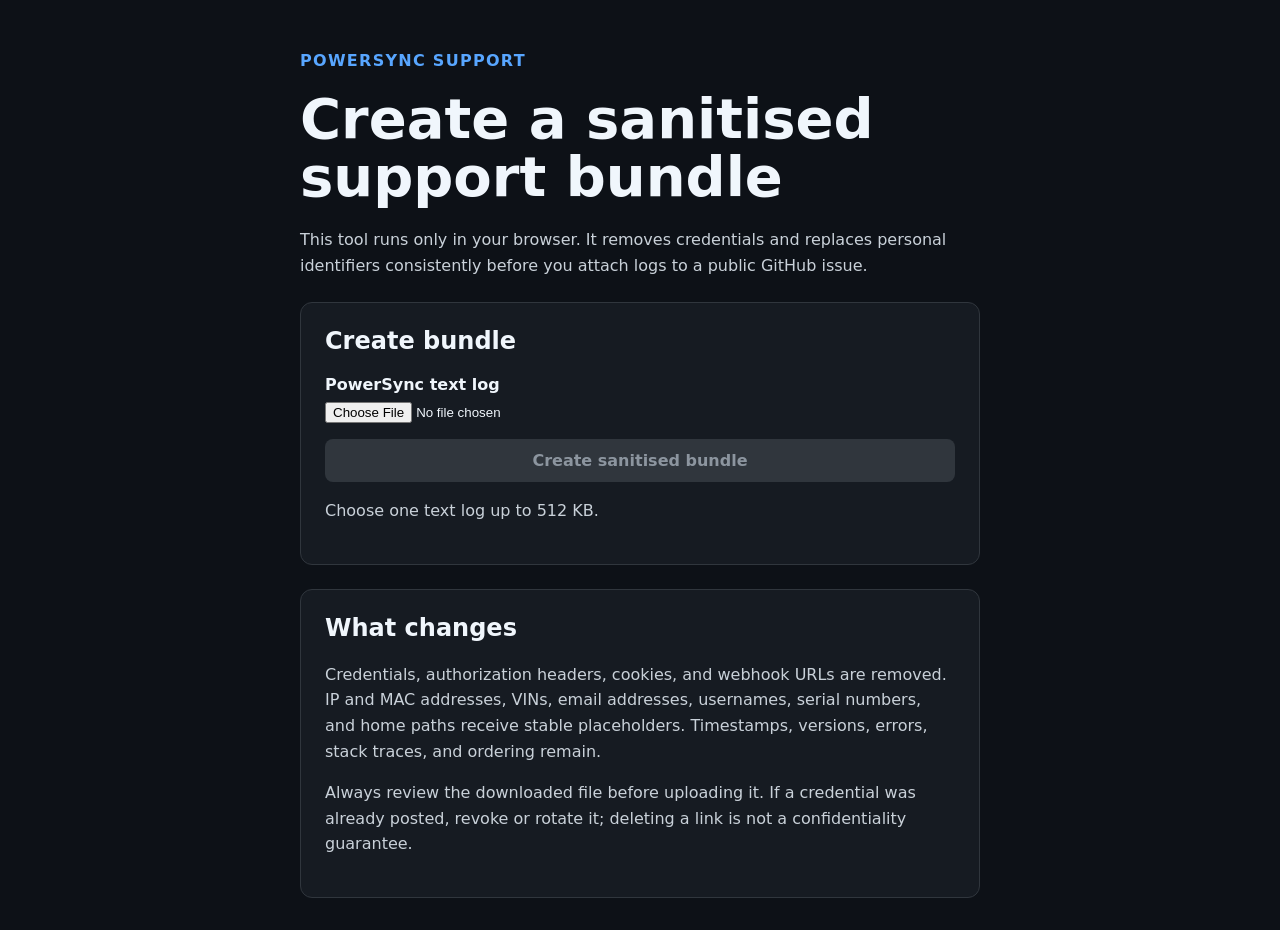
<file: docs/support-bundle/index.html>
<!doctype html>
<html lang="en">
  <head>
    <meta charset="utf-8" />
    <meta name="viewport" content="width=device-width, initial-scale=1" />
    <title>PowerSync support bundle</title>
    <link rel="stylesheet" href="styles.css" />
  </head>
  <body>
    <main>
      <p class="eyebrow">PowerSync support</p>
      <h1>Create a sanitised support bundle</h1>
      <p>
        This tool runs only in your browser. It removes credentials and replaces personal
        identifiers consistently before you attach logs to a public GitHub issue.
      </p>

      <section aria-labelledby="create-heading">
        <h2 id="create-heading">Create bundle</h2>
        <label for="log-file">PowerSync text log</label>
        <input id="log-file" type="file" accept=".txt,.log,.json,.jsonc,.yaml,.yml,.md,.debug" />
        <button id="create-bundle" type="button" disabled>Create sanitised bundle</button>
        <p id="status" role="status" aria-live="polite">Choose one text log up to 512 KB.</p>
      </section>

      <section aria-labelledby="removed-heading">
        <h2 id="removed-heading">What changes</h2>
        <p>
          Credentials, authorization headers, cookies, and webhook URLs are removed.
          IP and MAC addresses, VINs, email addresses, usernames, serial numbers, and home paths
          receive stable placeholders. Timestamps, versions, errors, stack traces, and ordering remain.
        </p>
        <p>
          Always review the downloaded file before uploading it. If a credential was already posted,
          revoke or rotate it; deleting a link is not a confidentiality guarantee.
        </p>
      </section>
    </main>
    <script type="module" src="sanitizer.mjs"></script>
  </body>
</html>
</file>
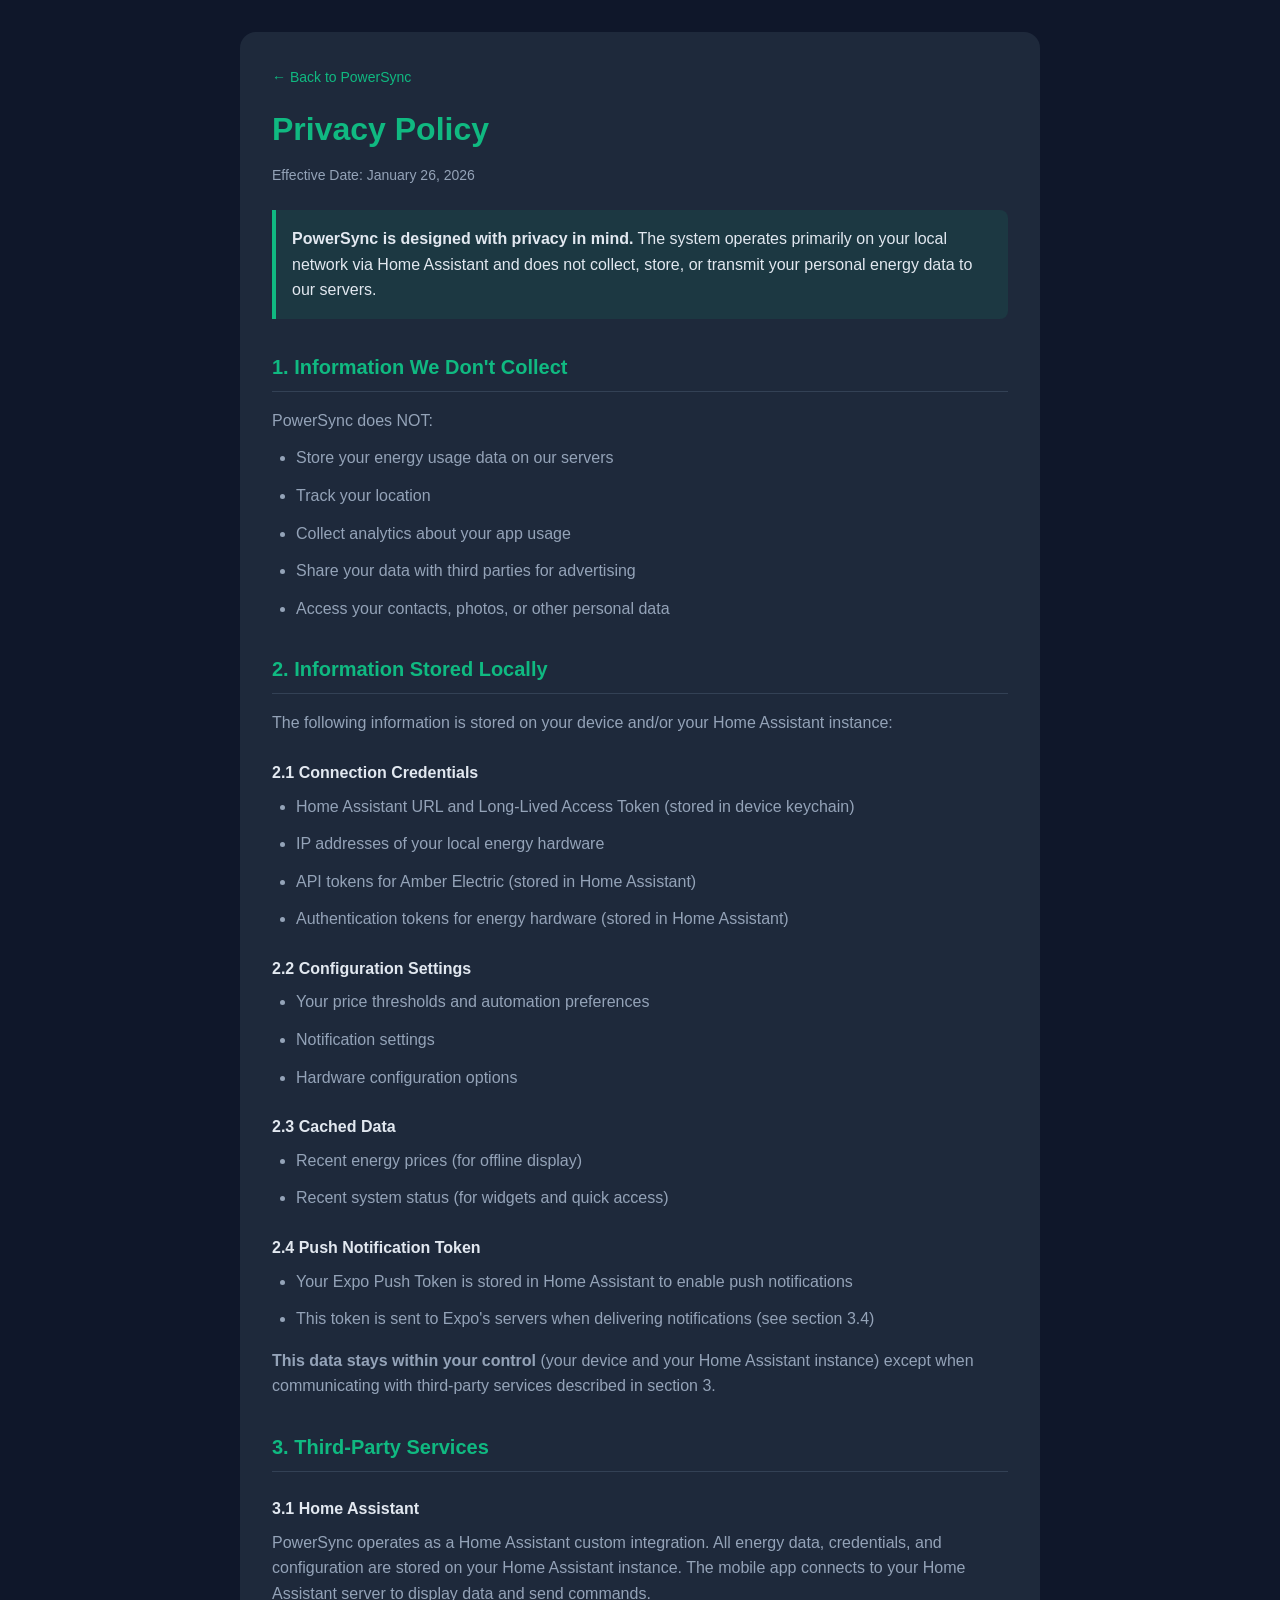
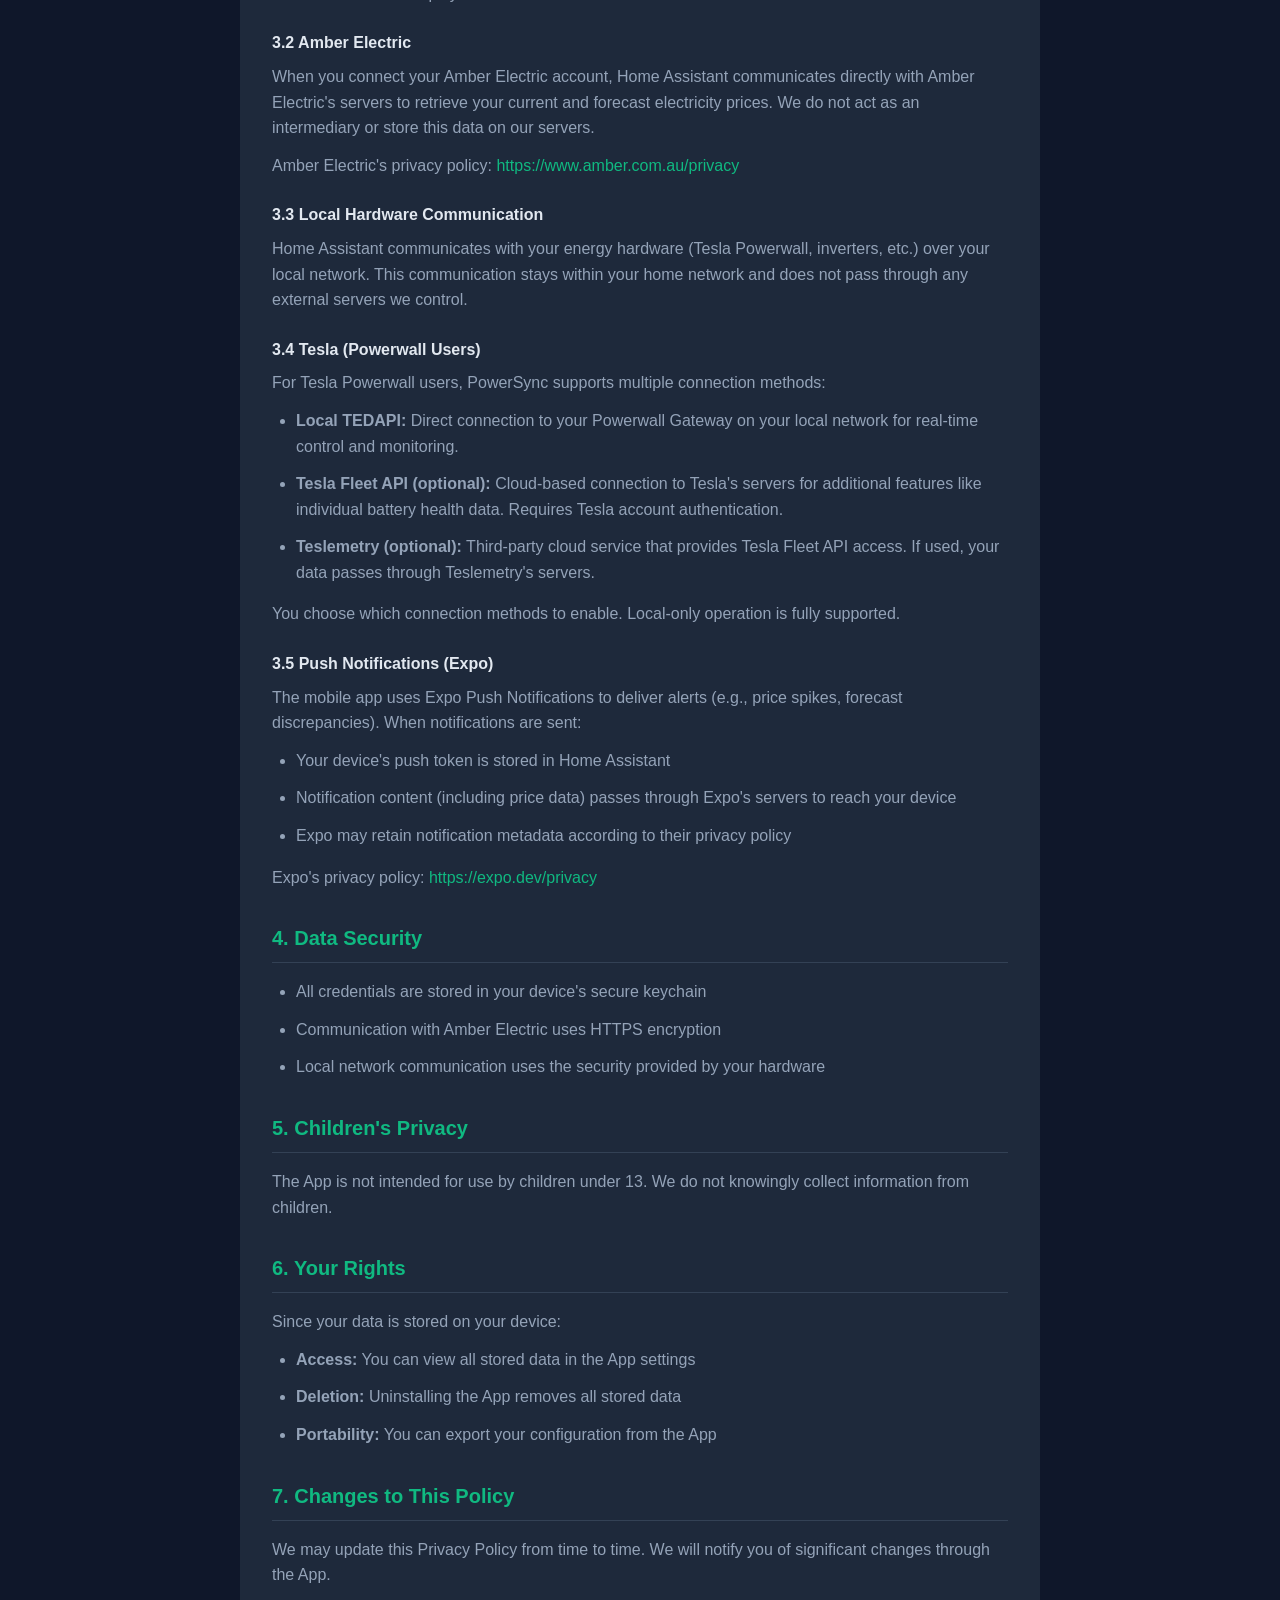
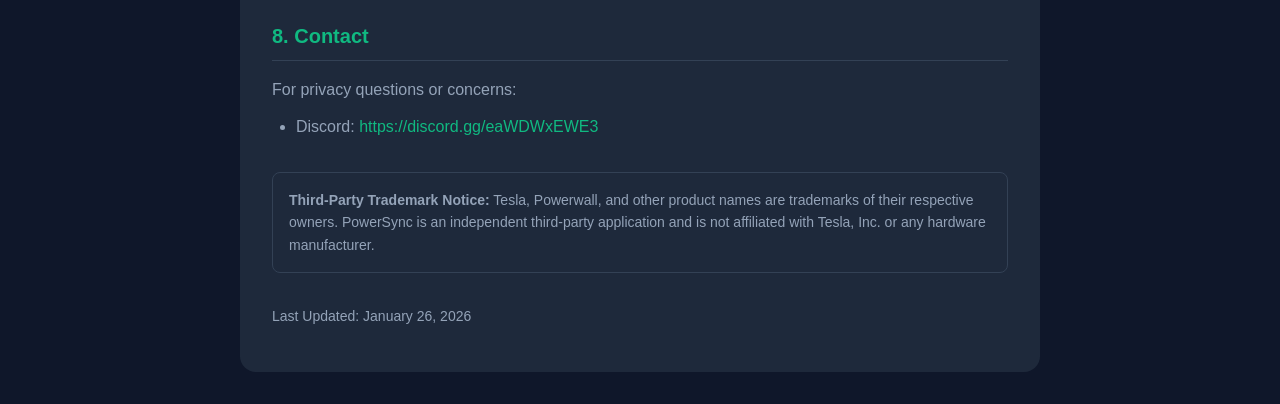
<file: docs/privacy.html>
<!DOCTYPE html>
<html lang="en">
<head>
    <meta charset="UTF-8">
    <meta name="viewport" content="width=device-width, initial-scale=1.0">
    <title>Privacy Policy - PowerSync</title>
    <style>
        :root {
            --primary: #10b981;
            --bg: #0f172a;
            --card: #1e293b;
            --text: #e2e8f0;
            --muted: #94a3b8;
        }
        * { box-sizing: border-box; margin: 0; padding: 0; }
        body {
            font-family: -apple-system, BlinkMacSystemFont, 'Segoe UI', Roboto, sans-serif;
            background: var(--bg);
            color: var(--text);
            line-height: 1.6;
            padding: 2rem 1rem;
        }
        .container {
            max-width: 800px;
            margin: 0 auto;
            background: var(--card);
            padding: 2rem;
            border-radius: 1rem;
        }
        h1 {
            color: var(--primary);
            margin-bottom: 0.5rem;
            font-size: 2rem;
        }
        h2 {
            color: var(--primary);
            margin: 2rem 0 1rem;
            font-size: 1.25rem;
            border-bottom: 1px solid #334155;
            padding-bottom: 0.5rem;
        }
        h3 {
            color: var(--text);
            margin: 1.5rem 0 0.5rem;
            font-size: 1rem;
        }
        p, li {
            margin-bottom: 0.75rem;
            color: var(--muted);
        }
        ul {
            margin-left: 1.5rem;
            margin-bottom: 1rem;
        }
        .effective-date {
            color: var(--muted);
            font-size: 0.875rem;
            margin-bottom: 1.5rem;
        }
        .summary {
            background: rgba(16, 185, 129, 0.1);
            border-left: 4px solid var(--primary);
            padding: 1rem;
            margin: 1.5rem 0;
            border-radius: 0 0.5rem 0.5rem 0;
        }
        .summary p {
            color: var(--text);
            margin: 0;
        }
        a {
            color: var(--primary);
            text-decoration: none;
        }
        a:hover {
            text-decoration: underline;
        }
        .disclaimer {
            background: #1e293b;
            border: 1px solid #334155;
            padding: 1rem;
            border-radius: 0.5rem;
            margin-top: 2rem;
            font-size: 0.875rem;
        }
        .disclaimer p {
            margin: 0;
        }
        .back-link {
            display: inline-block;
            margin-bottom: 1rem;
            font-size: 0.875rem;
        }
    </style>
</head>
<body>
    <div class="container">
        <a href="https://github.com/bolagnaise/PowerSync" class="back-link">&larr; Back to PowerSync</a>

        <h1>Privacy Policy</h1>
        <p class="effective-date">Effective Date: January 26, 2026</p>

        <div class="summary">
            <p><strong>PowerSync is designed with privacy in mind.</strong> The system operates primarily on your local network via Home Assistant and does not collect, store, or transmit your personal energy data to our servers.</p>
        </div>

        <h2>1. Information We Don't Collect</h2>
        <p>PowerSync does NOT:</p>
        <ul>
            <li>Store your energy usage data on our servers</li>
            <li>Track your location</li>
            <li>Collect analytics about your app usage</li>
            <li>Share your data with third parties for advertising</li>
            <li>Access your contacts, photos, or other personal data</li>
        </ul>

        <h2>2. Information Stored Locally</h2>
        <p>The following information is stored on your device and/or your Home Assistant instance:</p>

        <h3>2.1 Connection Credentials</h3>
        <ul>
            <li>Home Assistant URL and Long-Lived Access Token (stored in device keychain)</li>
            <li>IP addresses of your local energy hardware</li>
            <li>API tokens for Amber Electric (stored in Home Assistant)</li>
            <li>Authentication tokens for energy hardware (stored in Home Assistant)</li>
        </ul>

        <h3>2.2 Configuration Settings</h3>
        <ul>
            <li>Your price thresholds and automation preferences</li>
            <li>Notification settings</li>
            <li>Hardware configuration options</li>
        </ul>

        <h3>2.3 Cached Data</h3>
        <ul>
            <li>Recent energy prices (for offline display)</li>
            <li>Recent system status (for widgets and quick access)</li>
        </ul>

        <h3>2.4 Push Notification Token</h3>
        <ul>
            <li>Your Expo Push Token is stored in Home Assistant to enable push notifications</li>
            <li>This token is sent to Expo's servers when delivering notifications (see section 3.4)</li>
        </ul>

        <p><strong>This data stays within your control</strong> (your device and your Home Assistant instance) except when communicating with third-party services described in section 3.</p>

        <h2>3. Third-Party Services</h2>

        <h3>3.1 Home Assistant</h3>
        <p>PowerSync operates as a Home Assistant custom integration. All energy data, credentials, and configuration are stored on your Home Assistant instance. The mobile app connects to your Home Assistant server to display data and send commands.</p>

        <h3>3.2 Amber Electric</h3>
        <p>When you connect your Amber Electric account, Home Assistant communicates directly with Amber Electric's servers to retrieve your current and forecast electricity prices. We do not act as an intermediary or store this data on our servers.</p>
        <p>Amber Electric's privacy policy: <a href="https://www.amber.com.au/privacy">https://www.amber.com.au/privacy</a></p>

        <h3>3.3 Local Hardware Communication</h3>
        <p>Home Assistant communicates with your energy hardware (Tesla Powerwall, inverters, etc.) over your local network. This communication stays within your home network and does not pass through any external servers we control.</p>

        <h3>3.4 Tesla (Powerwall Users)</h3>
        <p>For Tesla Powerwall users, PowerSync supports multiple connection methods:</p>
        <ul>
            <li><strong>Local TEDAPI:</strong> Direct connection to your Powerwall Gateway on your local network for real-time control and monitoring.</li>
            <li><strong>Tesla Fleet API (optional):</strong> Cloud-based connection to Tesla's servers for additional features like individual battery health data. Requires Tesla account authentication.</li>
            <li><strong>Teslemetry (optional):</strong> Third-party cloud service that provides Tesla Fleet API access. If used, your data passes through Teslemetry's servers.</li>
        </ul>
        <p>You choose which connection methods to enable. Local-only operation is fully supported.</p>

        <h3>3.5 Push Notifications (Expo)</h3>
        <p>The mobile app uses Expo Push Notifications to deliver alerts (e.g., price spikes, forecast discrepancies). When notifications are sent:</p>
        <ul>
            <li>Your device's push token is stored in Home Assistant</li>
            <li>Notification content (including price data) passes through Expo's servers to reach your device</li>
            <li>Expo may retain notification metadata according to their privacy policy</li>
        </ul>
        <p>Expo's privacy policy: <a href="https://expo.dev/privacy">https://expo.dev/privacy</a></p>

        <h2>4. Data Security</h2>
        <ul>
            <li>All credentials are stored in your device's secure keychain</li>
            <li>Communication with Amber Electric uses HTTPS encryption</li>
            <li>Local network communication uses the security provided by your hardware</li>
        </ul>

        <h2>5. Children's Privacy</h2>
        <p>The App is not intended for use by children under 13. We do not knowingly collect information from children.</p>

        <h2>6. Your Rights</h2>
        <p>Since your data is stored on your device:</p>
        <ul>
            <li><strong>Access:</strong> You can view all stored data in the App settings</li>
            <li><strong>Deletion:</strong> Uninstalling the App removes all stored data</li>
            <li><strong>Portability:</strong> You can export your configuration from the App</li>
        </ul>

        <h2>7. Changes to This Policy</h2>
        <p>We may update this Privacy Policy from time to time. We will notify you of significant changes through the App.</p>

        <h2>8. Contact</h2>
        <p>For privacy questions or concerns:</p>
        <ul>
            <li>Discord: <a href="https://discord.gg/eaWDWxEWE3">https://discord.gg/eaWDWxEWE3</a></li>
        </ul>

        <div class="disclaimer">
            <p><strong>Third-Party Trademark Notice:</strong> Tesla, Powerwall, and other product names are trademarks of their respective owners. PowerSync is an independent third-party application and is not affiliated with Tesla, Inc. or any hardware manufacturer.</p>
        </div>

        <p style="margin-top: 2rem; font-size: 0.875rem; color: var(--muted);">Last Updated: January 26, 2026</p>
    </div>
</body>
</html>
</file>
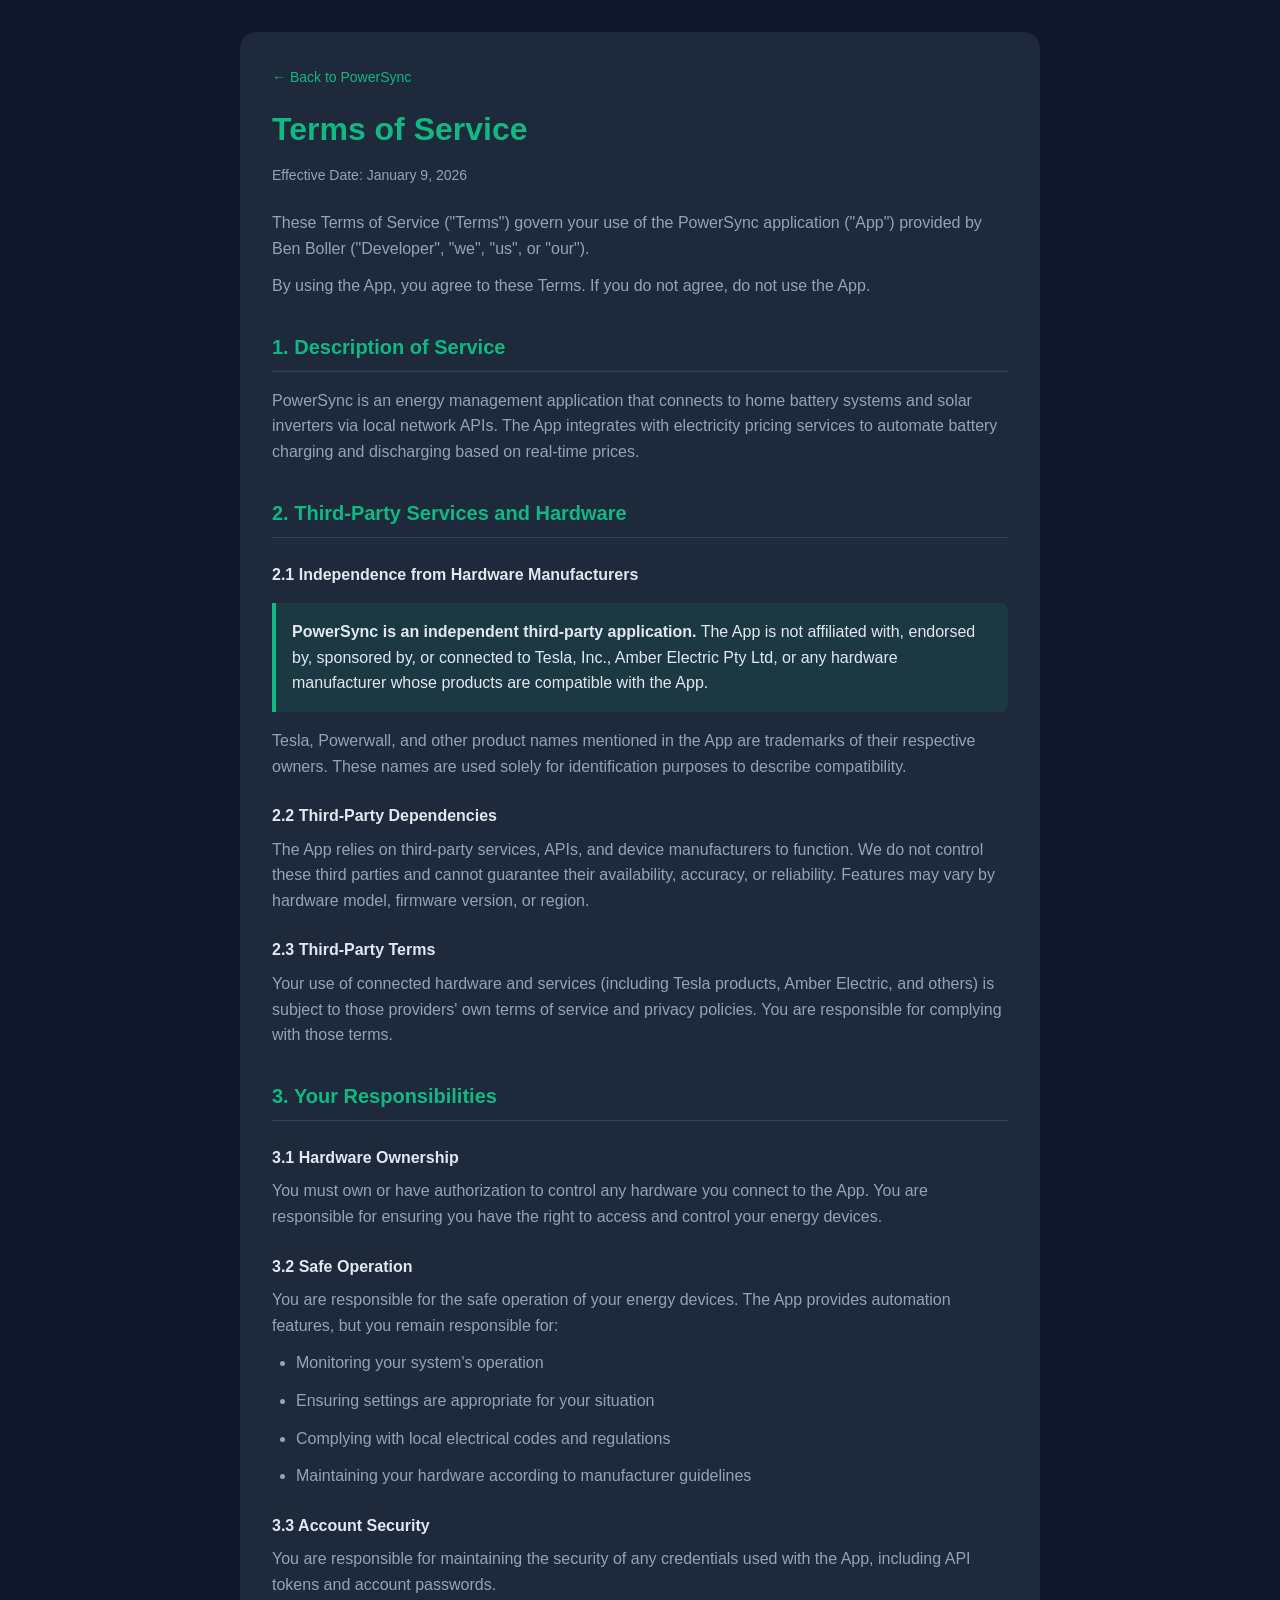
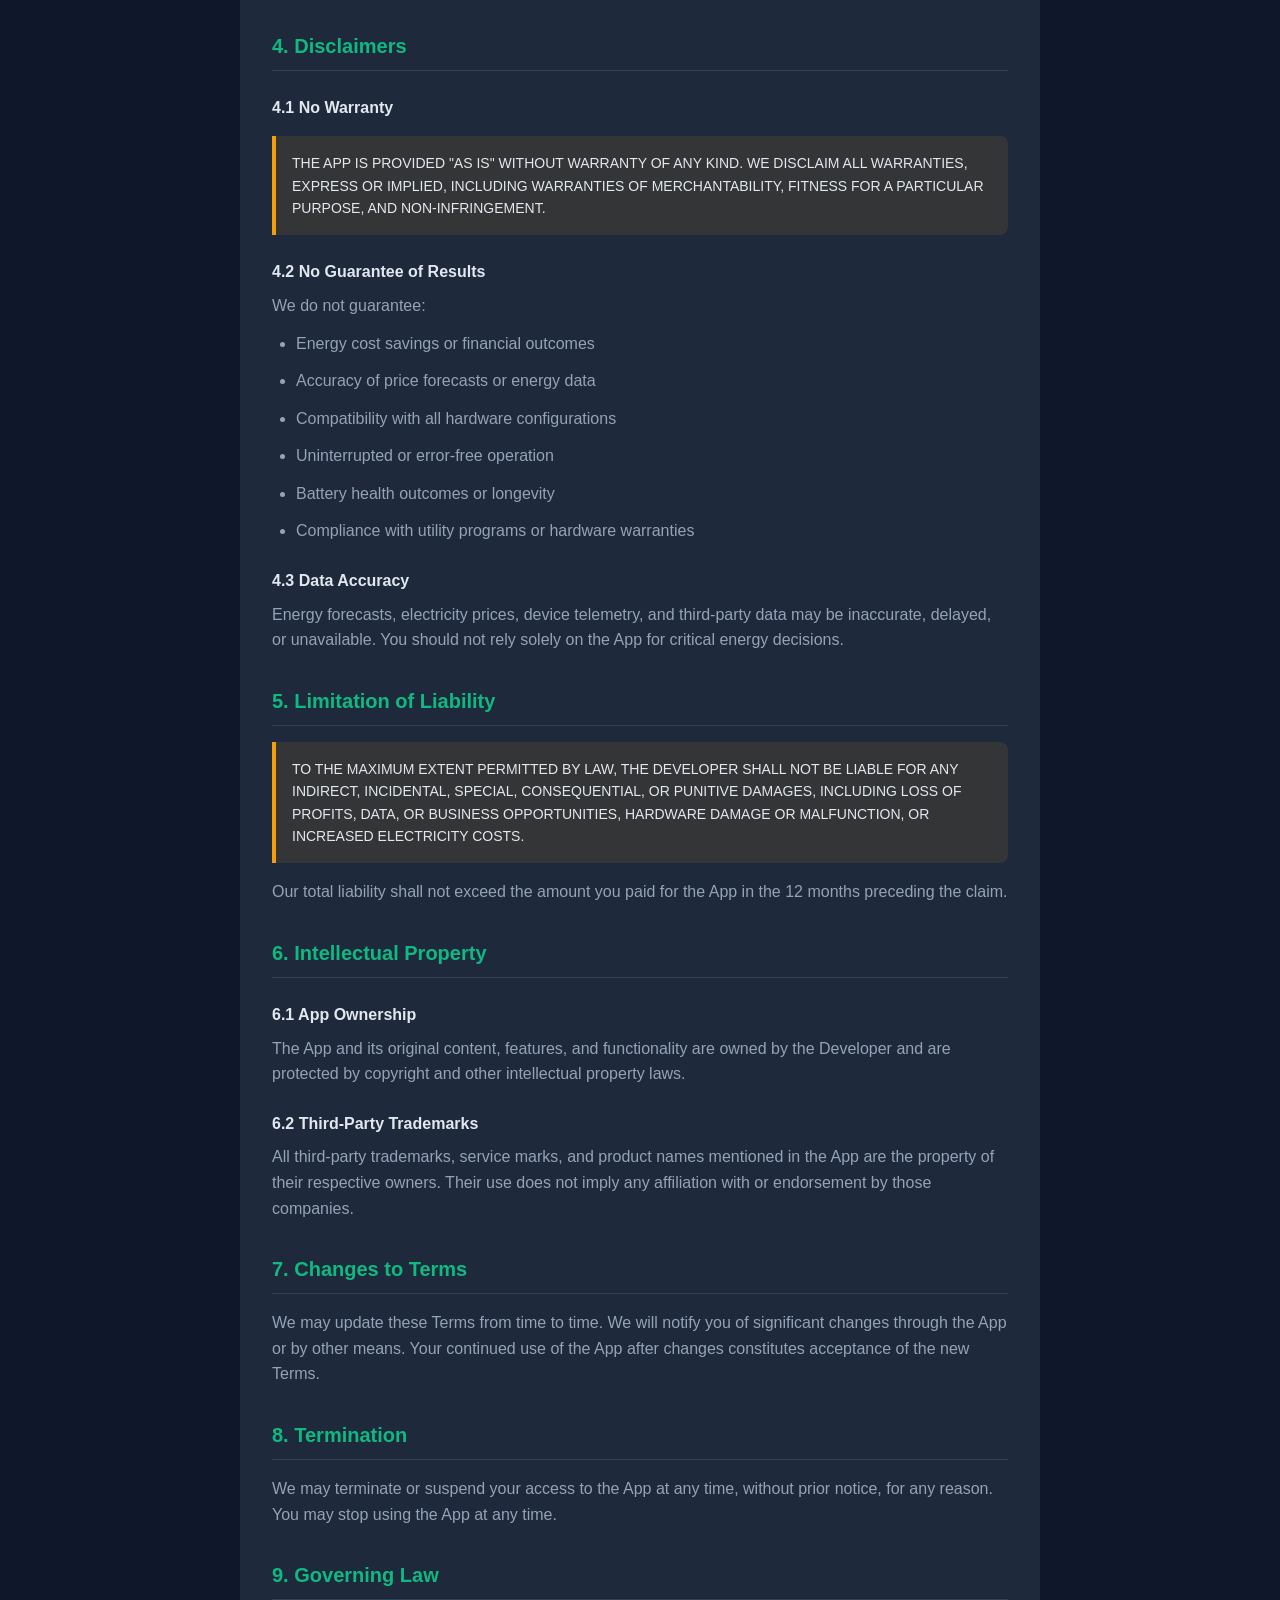
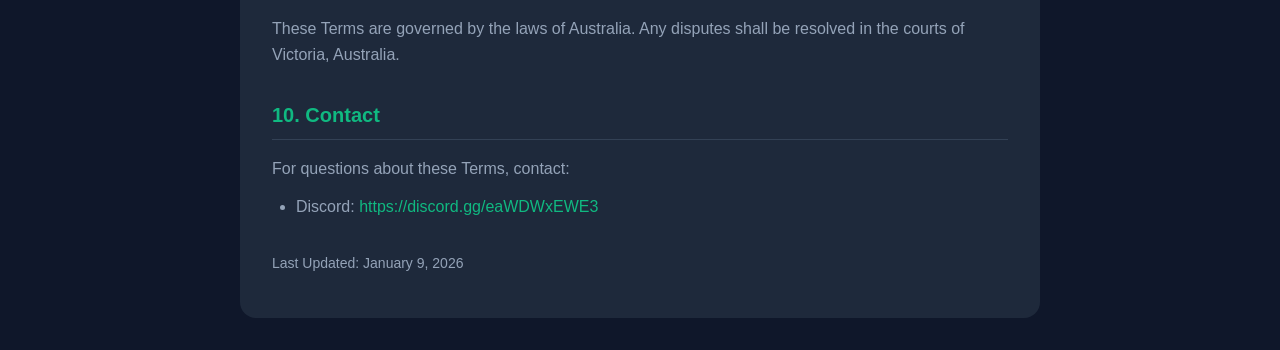
<file: docs/terms.html>
<!DOCTYPE html>
<html lang="en">
<head>
    <meta charset="UTF-8">
    <meta name="viewport" content="width=device-width, initial-scale=1.0">
    <title>Terms of Service - PowerSync</title>
    <style>
        :root {
            --primary: #10b981;
            --bg: #0f172a;
            --card: #1e293b;
            --text: #e2e8f0;
            --muted: #94a3b8;
        }
        * { box-sizing: border-box; margin: 0; padding: 0; }
        body {
            font-family: -apple-system, BlinkMacSystemFont, 'Segoe UI', Roboto, sans-serif;
            background: var(--bg);
            color: var(--text);
            line-height: 1.6;
            padding: 2rem 1rem;
        }
        .container {
            max-width: 800px;
            margin: 0 auto;
            background: var(--card);
            padding: 2rem;
            border-radius: 1rem;
        }
        h1 {
            color: var(--primary);
            margin-bottom: 0.5rem;
            font-size: 2rem;
        }
        h2 {
            color: var(--primary);
            margin: 2rem 0 1rem;
            font-size: 1.25rem;
            border-bottom: 1px solid #334155;
            padding-bottom: 0.5rem;
        }
        h3 {
            color: var(--text);
            margin: 1.5rem 0 0.5rem;
            font-size: 1rem;
        }
        p, li {
            margin-bottom: 0.75rem;
            color: var(--muted);
        }
        ul {
            margin-left: 1.5rem;
            margin-bottom: 1rem;
        }
        .effective-date {
            color: var(--muted);
            font-size: 0.875rem;
            margin-bottom: 1.5rem;
        }
        .highlight {
            background: rgba(16, 185, 129, 0.1);
            border-left: 4px solid var(--primary);
            padding: 1rem;
            margin: 1rem 0;
            border-radius: 0 0.5rem 0.5rem 0;
        }
        .highlight p {
            color: var(--text);
            margin: 0;
        }
        .warning {
            background: rgba(245, 158, 11, 0.1);
            border-left: 4px solid #f59e0b;
            padding: 1rem;
            margin: 1rem 0;
            border-radius: 0 0.5rem 0.5rem 0;
        }
        .warning p {
            color: var(--text);
            margin: 0;
        }
        a {
            color: var(--primary);
            text-decoration: none;
        }
        a:hover {
            text-decoration: underline;
        }
        .disclaimer {
            background: #1e293b;
            border: 1px solid #334155;
            padding: 1rem;
            border-radius: 0.5rem;
            margin-top: 2rem;
            font-size: 0.875rem;
        }
        .disclaimer p {
            margin: 0;
        }
        .back-link {
            display: inline-block;
            margin-bottom: 1rem;
            font-size: 0.875rem;
        }
        .caps {
            text-transform: uppercase;
            font-size: 0.875rem;
        }
    </style>
</head>
<body>
    <div class="container">
        <a href="https://github.com/bolagnaise/PowerSync" class="back-link">&larr; Back to PowerSync</a>

        <h1>Terms of Service</h1>
        <p class="effective-date">Effective Date: January 9, 2026</p>

        <p>These Terms of Service ("Terms") govern your use of the PowerSync application ("App") provided by Ben Boller ("Developer", "we", "us", or "our").</p>
        <p>By using the App, you agree to these Terms. If you do not agree, do not use the App.</p>

        <h2>1. Description of Service</h2>
        <p>PowerSync is an energy management application that connects to home battery systems and solar inverters via local network APIs. The App integrates with electricity pricing services to automate battery charging and discharging based on real-time prices.</p>

        <h2>2. Third-Party Services and Hardware</h2>

        <h3>2.1 Independence from Hardware Manufacturers</h3>
        <div class="highlight">
            <p><strong>PowerSync is an independent third-party application.</strong> The App is not affiliated with, endorsed by, sponsored by, or connected to Tesla, Inc., Amber Electric Pty Ltd, or any hardware manufacturer whose products are compatible with the App.</p>
        </div>
        <p>Tesla, Powerwall, and other product names mentioned in the App are trademarks of their respective owners. These names are used solely for identification purposes to describe compatibility.</p>

        <h3>2.2 Third-Party Dependencies</h3>
        <p>The App relies on third-party services, APIs, and device manufacturers to function. We do not control these third parties and cannot guarantee their availability, accuracy, or reliability. Features may vary by hardware model, firmware version, or region.</p>

        <h3>2.3 Third-Party Terms</h3>
        <p>Your use of connected hardware and services (including Tesla products, Amber Electric, and others) is subject to those providers' own terms of service and privacy policies. You are responsible for complying with those terms.</p>

        <h2>3. Your Responsibilities</h2>

        <h3>3.1 Hardware Ownership</h3>
        <p>You must own or have authorization to control any hardware you connect to the App. You are responsible for ensuring you have the right to access and control your energy devices.</p>

        <h3>3.2 Safe Operation</h3>
        <p>You are responsible for the safe operation of your energy devices. The App provides automation features, but you remain responsible for:</p>
        <ul>
            <li>Monitoring your system's operation</li>
            <li>Ensuring settings are appropriate for your situation</li>
            <li>Complying with local electrical codes and regulations</li>
            <li>Maintaining your hardware according to manufacturer guidelines</li>
        </ul>

        <h3>3.3 Account Security</h3>
        <p>You are responsible for maintaining the security of any credentials used with the App, including API tokens and account passwords.</p>

        <h2>4. Disclaimers</h2>

        <h3>4.1 No Warranty</h3>
        <div class="warning">
            <p class="caps">THE APP IS PROVIDED "AS IS" WITHOUT WARRANTY OF ANY KIND. WE DISCLAIM ALL WARRANTIES, EXPRESS OR IMPLIED, INCLUDING WARRANTIES OF MERCHANTABILITY, FITNESS FOR A PARTICULAR PURPOSE, AND NON-INFRINGEMENT.</p>
        </div>

        <h3>4.2 No Guarantee of Results</h3>
        <p>We do not guarantee:</p>
        <ul>
            <li>Energy cost savings or financial outcomes</li>
            <li>Accuracy of price forecasts or energy data</li>
            <li>Compatibility with all hardware configurations</li>
            <li>Uninterrupted or error-free operation</li>
            <li>Battery health outcomes or longevity</li>
            <li>Compliance with utility programs or hardware warranties</li>
        </ul>

        <h3>4.3 Data Accuracy</h3>
        <p>Energy forecasts, electricity prices, device telemetry, and third-party data may be inaccurate, delayed, or unavailable. You should not rely solely on the App for critical energy decisions.</p>

        <h2>5. Limitation of Liability</h2>
        <div class="warning">
            <p class="caps">TO THE MAXIMUM EXTENT PERMITTED BY LAW, THE DEVELOPER SHALL NOT BE LIABLE FOR ANY INDIRECT, INCIDENTAL, SPECIAL, CONSEQUENTIAL, OR PUNITIVE DAMAGES, INCLUDING LOSS OF PROFITS, DATA, OR BUSINESS OPPORTUNITIES, HARDWARE DAMAGE OR MALFUNCTION, OR INCREASED ELECTRICITY COSTS.</p>
        </div>
        <p>Our total liability shall not exceed the amount you paid for the App in the 12 months preceding the claim.</p>

        <h2>6. Intellectual Property</h2>

        <h3>6.1 App Ownership</h3>
        <p>The App and its original content, features, and functionality are owned by the Developer and are protected by copyright and other intellectual property laws.</p>

        <h3>6.2 Third-Party Trademarks</h3>
        <p>All third-party trademarks, service marks, and product names mentioned in the App are the property of their respective owners. Their use does not imply any affiliation with or endorsement by those companies.</p>

        <h2>7. Changes to Terms</h2>
        <p>We may update these Terms from time to time. We will notify you of significant changes through the App or by other means. Your continued use of the App after changes constitutes acceptance of the new Terms.</p>

        <h2>8. Termination</h2>
        <p>We may terminate or suspend your access to the App at any time, without prior notice, for any reason. You may stop using the App at any time.</p>

        <h2>9. Governing Law</h2>
        <p>These Terms are governed by the laws of Australia. Any disputes shall be resolved in the courts of Victoria, Australia.</p>

        <h2>10. Contact</h2>
        <p>For questions about these Terms, contact:</p>
        <ul>
            <li>Discord: <a href="https://discord.gg/eaWDWxEWE3">https://discord.gg/eaWDWxEWE3</a></li>
        </ul>

        <p style="margin-top: 2rem; font-size: 0.875rem; color: var(--muted);">Last Updated: January 9, 2026</p>
    </div>
</body>
</html>
</file>
<file: docs/support-bundle/styles.css>
:root {
  color-scheme: light dark;
  font-family: Inter, ui-sans-serif, system-ui, sans-serif;
  background: #0d1117;
  color: #f0f6fc;
}

body {
  margin: 0;
  min-height: 100vh;
  display: grid;
  place-items: center;
  padding: 32px 20px;
  box-sizing: border-box;
}

main {
  width: min(680px, 100%);
}

.eyebrow {
  color: #58a6ff;
  font-weight: 700;
  letter-spacing: 0.08em;
  text-transform: uppercase;
}

h1 {
  font-size: clamp(2rem, 6vw, 3.5rem);
  line-height: 1.05;
  margin: 8px 0 20px;
}

h2 {
  margin-top: 0;
}

p {
  line-height: 1.6;
  color: #c9d1d9;
}

section {
  margin-top: 24px;
  padding: 24px;
  border: 1px solid #30363d;
  border-radius: 12px;
  background: #161b22;
}

label,
input,
button {
  display: block;
  width: 100%;
  box-sizing: border-box;
}

label {
  margin-bottom: 8px;
  font-weight: 700;
}

input {
  margin-bottom: 16px;
}

button {
  border: 0;
  border-radius: 8px;
  padding: 12px 16px;
  background: #238636;
  color: #fff;
  font: inherit;
  font-weight: 700;
  cursor: pointer;
}

button:disabled {
  background: #30363d;
  color: #8c959f;
  cursor: not-allowed;
}
</file>
